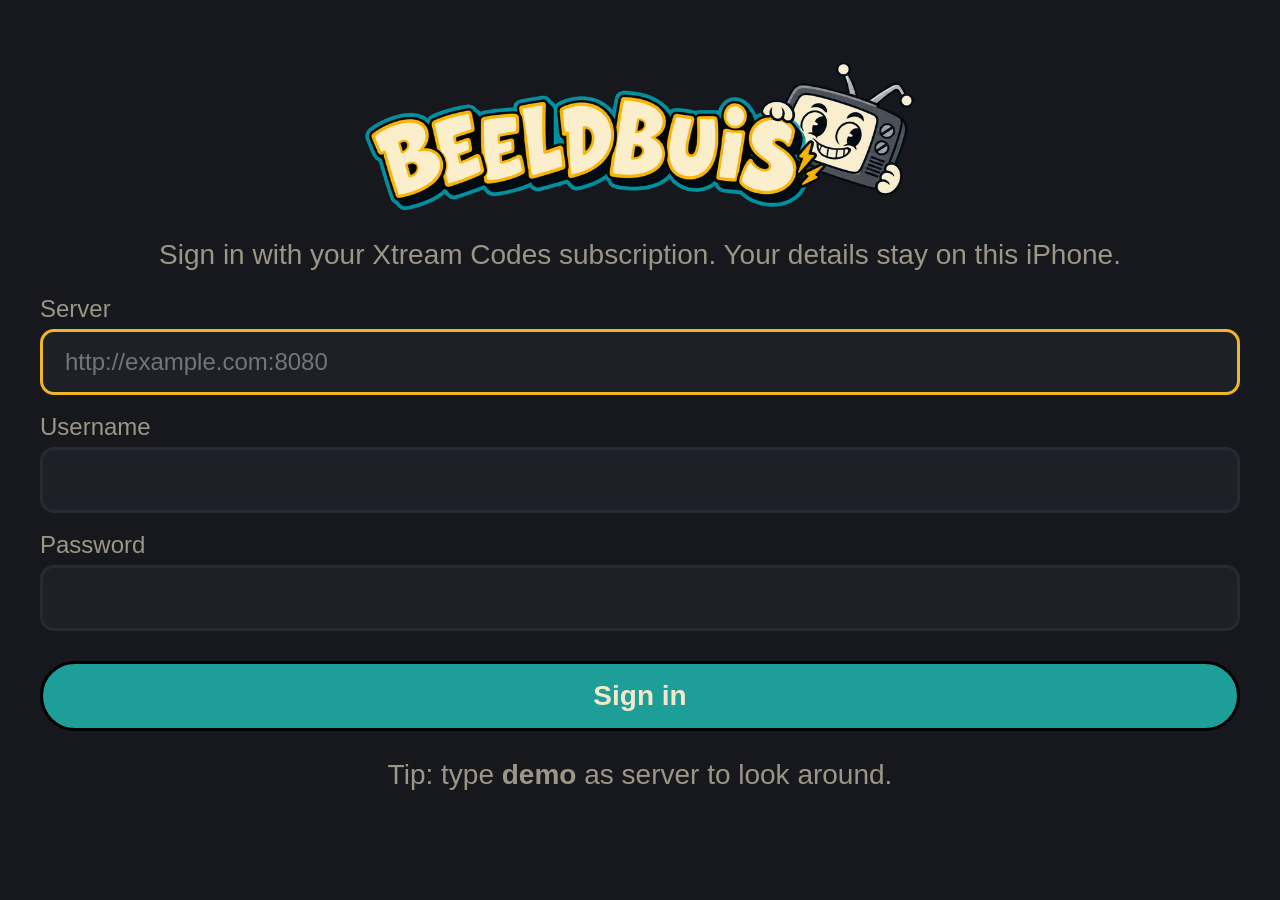
<file: ios/app/index.html>
<!DOCTYPE html>
<html lang="en">
<head>
<meta charset="utf-8">
<meta name="viewport" content="width=device-width, initial-scale=1, maximum-scale=1, user-scalable=no, viewport-fit=cover">
<meta name="apple-mobile-web-app-capable" content="yes">
<meta name="mobile-web-app-capable" content="yes">
<meta name="apple-mobile-web-app-status-bar-style" content="black">
<meta name="apple-mobile-web-app-title" content="Beeldbuis">
<meta name="theme-color" content="#0E0F12">
<link rel="apple-touch-icon" href="img/icon-180.png">
<link rel="manifest" href="manifest.webmanifest">
<title>Beeldbuis</title>
<link rel="icon" href="img/icon-64.png">
<link rel="stylesheet" href="css/style.css">
<link rel="stylesheet" href="css/phone.css">
<script>window.BB_WEBAPP = true;
/* the provider's streams are plain http: from an https page Safari blocks them, so this app always runs on http */
if (location.protocol === 'https:' && !/^(localhost|127\.)/.test(location.hostname)) location.replace('http://' + location.host + location.pathname + location.search);</script>
</head>
<body>
<div id="stage">
  <div id="avplayer" class="hidden"></div>
  <video id="video" class="hidden" playsinline webkit-playsinline x-webkit-airplay="allow"></video>

  <header id="top" class="hidden">
    <img class="wordmark" src="img/wordmark.png" alt="Beeldbuis">
    <nav id="tabs">
      <button class="f tab" data-tab="home">Tonight</button>
      <button class="f tab" data-tab="sport">Sport</button>
      <button class="f tab" data-tab="live">Live TV</button>
      <button class="f tab" data-tab="movies">Movies</button>
      <button class="f tab" data-tab="series">Series</button>
      <button class="f tab" data-tab="search">Search</button>
      <button class="f tab" data-tab="settings">Settings</button>
    </nav>
    <div id="clock"></div>
  </header>

  <main id="screen"></main>

  <div id="osd" class="hidden">
    <div class="osd-bar">
      <div class="osd-title" id="osdTitle"></div>
      <div class="osd-sub" id="osdSub"></div>
      <div class="osd-progress hidden" id="osdProgress"><div id="osdFill"></div></div>
      <div class="osd-time" id="osdTime"></div>
    </div>
  </div>
  <div id="pbar" class="hidden">
    <button class="pb" id="pbBack" aria-label="Close">✕</button>
    <div id="pbTitle"></div>
    <button class="pb live-only" id="pbPrev" aria-label="Previous channel">▲</button>
    <button class="pb live-only" id="pbNext" aria-label="Next channel">▼</button>
    <button class="pb live-only" id="pbFav" aria-label="Favourite">★</button>
    <button class="pb vod-only" id="pbSubs" aria-label="Subtitles">Aa</button>
  </div>
  <div id="busy" class="hidden"><img src="img/icon-192.png" alt=""><div id="busyText">Loading…</div></div>
  <div id="side" class="hidden"></div>
  <div id="saver" class="hidden"></div>
  <div id="toast" class="hidden"></div>
</div>
<script>/* Safari plays HLS itself; other browsers (Android, desktop) get hls.js */
if (!document.createElement('video').canPlayType('application/vnd.apple.mpegurl')) document.write('<script src="js/hls.min.js"><\/script>');</script>
<script src="js/groups.js"></script>
<script src="js/platform.js"></script>
<script src="js/idb.js"></script>
<script src="js/store.js"></script>
<script src="js/xtream.js"></script>
<script src="js/search.js"></script>
  <script src="js/omdb.js"></script>
  <script src="js/mac.js"></script>
<script src="js/substyle.js"></script>
<script src="js/player.js"></script>
<script src="js/nav.js"></script>
<script src="js/app.js"></script>
<script src="js/selftest.js"></script>
</body>
</html>
</file>
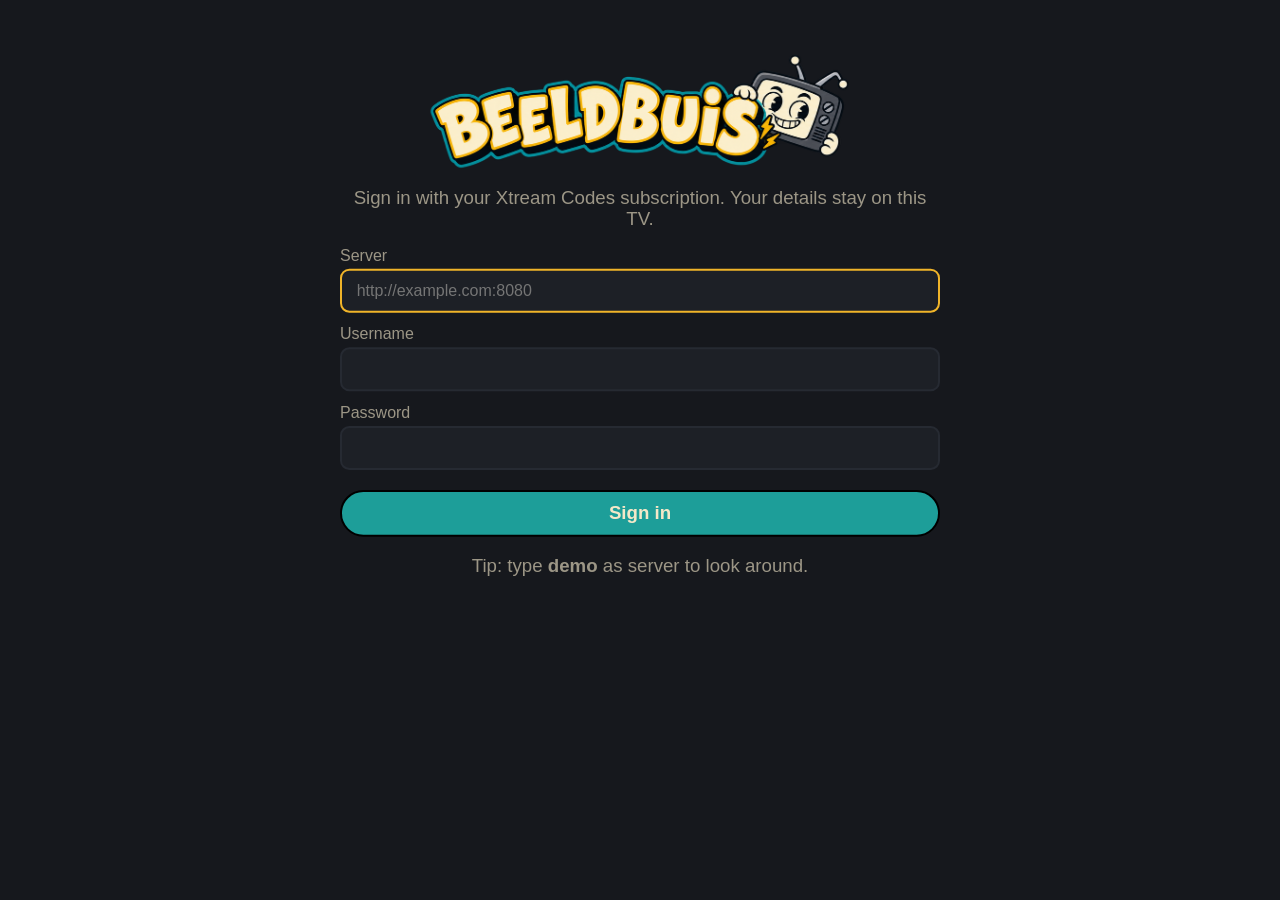
<file: tv/app/index.html>
<!DOCTYPE html>
<html lang="en">
<head>
<meta charset="utf-8">
<meta name="viewport" content="width=1920, height=1080, user-scalable=no">
<title>Beeldbuis</title>
<link rel="icon" href="img/icon-64.png">
<link rel="stylesheet" href="css/style.css">
</head>
<body>
<div id="stage">
  <object id="avplayer" type="application/avplayer" class="hidden"></object>
  <video id="video" class="hidden" playsinline></video>

  <header id="top" class="hidden">
    <img class="wordmark" src="img/wordmark.png" alt="Beeldbuis">
    <nav id="tabs">
      <button class="f tab" data-tab="home">Tonight</button>
      <button class="f tab" data-tab="sport">Sport</button>
      <button class="f tab" data-tab="live">Live TV</button>
      <button class="f tab" data-tab="movies">Movies</button>
      <button class="f tab" data-tab="series">Series</button>
      <button class="f tab" data-tab="search">Search</button>
      <button class="f tab" data-tab="settings">Settings</button>
    </nav>
    <div id="clock"></div>
  </header>

  <main id="screen"></main>

  <div id="osd" class="hidden">
    <div class="osd-bar">
      <div class="osd-title" id="osdTitle"></div>
      <div class="osd-sub" id="osdSub"></div>
      <div class="osd-progress hidden" id="osdProgress"><div id="osdFill"></div></div>
      <div class="osd-time" id="osdTime"></div>
    </div>
  </div>
  <div id="busy" class="hidden"><img src="img/icon-192.png" alt=""><div id="busyText">Loading…</div></div>
  <div id="side" class="hidden"></div>
  <div id="saver" class="hidden"></div>
  <div id="toast" class="hidden"></div>
</div>
<script>if (!window.tizen && !window.BeeldbuisAndroid) document.write('<script src="js/hls.min.js"><\/script>');</script>
<script src="js/groups.js"></script>
<script src="js/platform.js"></script>
<script src="js/idb.js"></script>
<script src="js/store.js"></script>
<script src="js/xtream.js"></script>
<script src="js/search.js"></script>
  <script src="js/omdb.js"></script>
  <script src="js/mac.js"></script>
  <script src="js/remote.js"></script>
<script src="js/diag.js"></script>
<script src="js/substyle.js"></script>
<script src="js/mp4box.all.min.js"></script>
<script src="js/mp4stream.js"></script>
<script src="js/player.js"></script>
<script src="js/nav.js"></script>
<script src="js/app.js"></script>
</body>
</html>
</file>
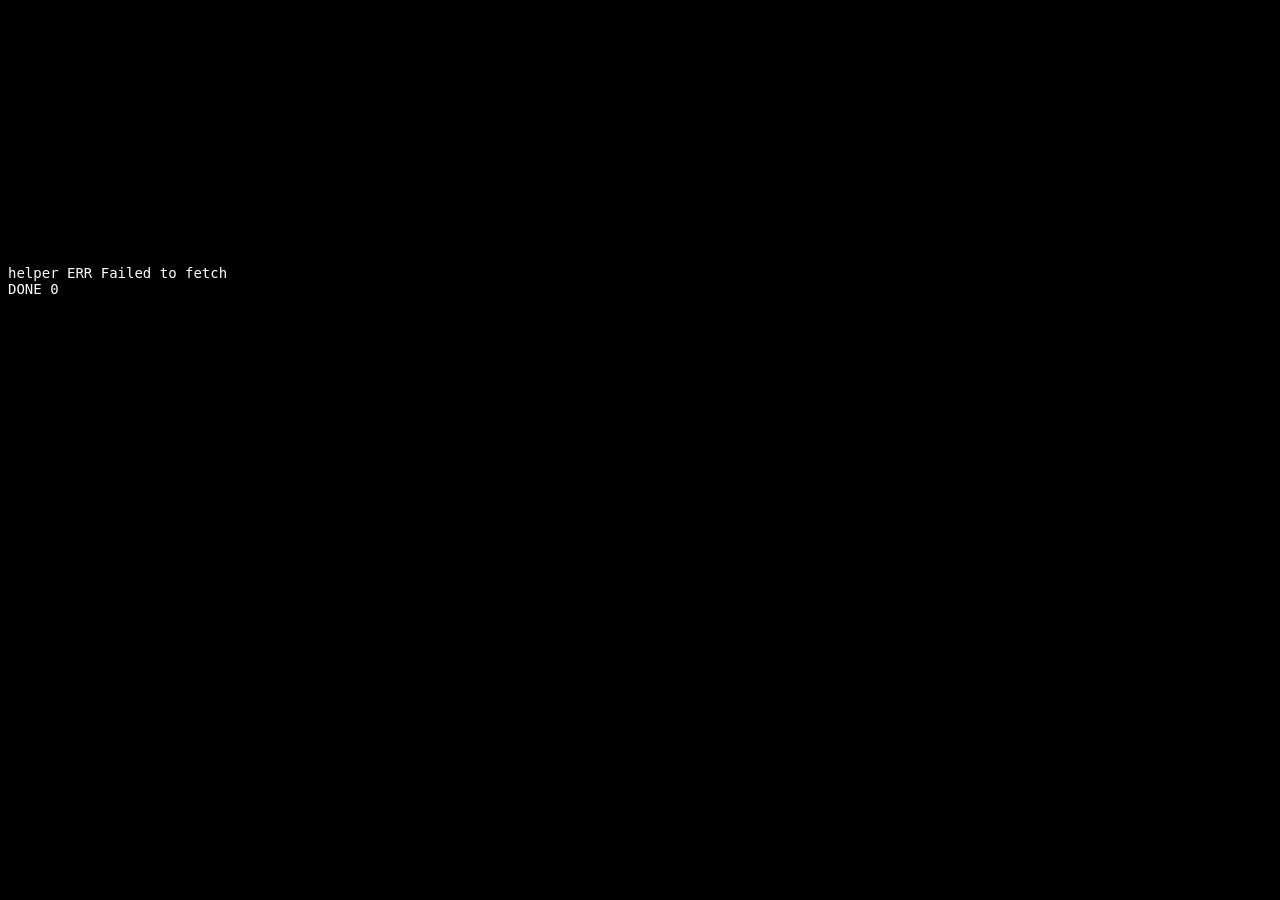
<file: ios/test/media-test.html>
<!doctype html><meta charset="utf-8"><meta name="viewport" content="width=device-width">
<title>BB test</title><body style="background:#000;color:#fff;font:14px system-ui">
<video id="v" muted playsinline autoplay width="480"></video><pre id="o"></pre>
<script>
// Beeldbuis iPhone test: can this page (https or http) reach the Xtream API and play live + film?
// The login comes from a helper on the same computer (http://127.0.0.1:8799/c, JSON {s,u,p,live,mov}); nothing is stored.
var c, v = document.getElementById('v'), R = [], t0 = Date.now();
function log(m) { document.getElementById('o').textContent += m + '\n'; }
function say(k, x) { R.push(k + ':' + x); document.title = 'BB|' + location.protocol + '|' + R.join('|'); log(k + ' ' + x); }
function api() {
  return fetch(c.s + '/player_api.php?username=' + encodeURIComponent(c.u) + '&password=' + encodeURIComponent(c.p))
    .then(function (r) { return r.json(); }).then(function (j) { say('api', j.user_info ? 'ok' : 'bad'); }, function (e) { say('api', 'ERR ' + e.message); });
}
function media(k, url, secs) {
  return new Promise(function (done) {
    var t = Date.now(), first = 0;
    v.onerror = function () { say(k, 'error' + (v.error ? v.error.code : '')); };
    v.ontimeupdate = function () { if (!first && v.currentTime > 0.5) { first = 1; log(k + ' first frame ' + ((Date.now() - t) / 1000).toFixed(1) + 's'); } };
    v.src = url; v.play().catch(function (e) { log(k + ' play() ' + e.name); });
    setTimeout(function () { say(k, (v.currentTime > 2 ? 'ok' : 'NO') + Math.round(v.currentTime)); v.pause(); v.removeAttribute('src'); v.load(); setTimeout(done, 3000); }, secs * 1000);
  });
}
var b, cr;
fetch('http://127.0.0.1:8799/c').then(function (r) { return r.json(); }).then(function (j) {
  c = j; b = c.s.replace(/\/+$/, ''); cr = encodeURIComponent(c.u) + '/' + encodeURIComponent(c.p); say('helper', 'ok'); return run();
}, function (e) { say('helper', 'ERR ' + e.message); say('DONE', 0); });
function run() { return api().then(function () { return media('live', b + '/live/' + cr + '/' + c.live + '.m3u8', 40); })
  .then(function () { return media('mp4', b + '/movie/' + cr + '/' + c.mov + '.mp4', 30); })
  .then(function () { say('DONE', Math.round((Date.now() - t0) / 1000)); }); }
</script>
</file>
<file: ios/app/css/style.css>
/* Beeldbuis TV — 1920x1080 stage, remote-only navigation.
   Kept to what Chromium 56 (Samsung 2018, Tizen 4) supports: flexbox with margins (no grid, no flex gap),
   CSS variables, no inset/aspect-ratio/:focus-visible. Only transform/opacity animate. */
:root {
  --creme: #F4E8C8; --oker: #F0B429; --oranje: #E07A2F; --teal: #1D9E99;
  --navy: #0E0F12; --panel: #1D2026; --panel2: #262A32; --dim: #9C9686; --line: #000;
}
* { box-sizing: border-box; }
html, body { margin: 0; width: 100%; height: 100%; overflow: hidden; }
html { background: transparent; }
body { background: var(--navy); }
body { color: var(--creme); font-family: "SamsungOne", "Roboto", "Helvetica Neue", Arial, sans-serif; font-size: 28px; }
#stage { position: absolute; top: 0; left: 0; width: 1920px; height: 1080px; transform-origin: 0 0; overflow: hidden; background: var(--navy); }
.hidden { display: none !important; }
button, input { font: inherit; color: inherit; }
button { background: none; border: 0; padding: 0; text-align: left; cursor: pointer; }
img { display: block; }
/* lists scroll by focus on a TV and by finger on a phone; no scrollbars either way */
.side, .main, .home, .row-items, .episodes, .seasons, .chips { -webkit-overflow-scrolling: touch; }
::-webkit-scrollbar { display: none; }

/* video layers sit under everything; the UI hides while playing */
#avplayer, #video { position: absolute; left: 0; top: 0; width: 1920px; height: 1080px; }
/* Samsung's player draws on a plane *behind* the page: its <object> must stay see-through, or it hides the picture */
#avplayer { background: transparent; }
/* 0.9.6: the element as a 2 px dot in the corner (the picture still fills the screen: setDisplayRect places it) */
#avplayer.av-small { width: 2px; height: 2px; opacity: .01; }
#video { background: #000; }
body.playing #top, body.playing #screen { display: none; }
/* the TV's and Android's video plane sits behind the page: everything must be see-through while playing */
body.playing, body.playing #stage { background: transparent; }

/* header */
#top { position: absolute; left: 0; top: 0; width: 1920px; height: 120px; display: flex; align-items: center; padding: 0 72px; z-index: 5;
  background: linear-gradient(var(--navy), rgba(14, 15, 18, 0)); }
.wordmark { height: 64px; margin-right: 56px; }
#tabs { display: flex; flex: 1; }
.tab { padding: 12px 28px; margin-right: 8px; border-radius: 40px; color: var(--dim); font-weight: 600; border: 3px solid transparent; }
.tab.active { color: var(--creme); }
.tab.focus { background: var(--oker); color: var(--navy); border-color: var(--line); }
#clock { font-size: 36px; font-weight: 700; color: var(--creme); }

#screen { position: absolute; left: 0; top: 120px; width: 1920px; height: 960px; }

/* focus: oker outline with a black contour, a little lift */
.f.focus { outline: none; }
.f { transition: transform .12s ease-out; }

/* sign in */
.login { width: 900px; margin: -40px auto 0; display: flex; flex-direction: column; align-items: stretch; }
.login-logo { width: 640px; margin: 0 auto 24px; }
.login-intro { color: var(--dim); text-align: center; margin: 0 0 24px; }
.login label { display: block; color: var(--dim); font-size: 24px; margin-bottom: 18px; }
.login input { display: block; width: 100%; margin-top: 6px; padding: 16px 22px; background: var(--panel); border: 3px solid var(--panel2); border-radius: 14px; outline: none; }
.login input.focus { border-color: var(--oker); }
.login-msg { text-align: center; color: var(--dim); min-height: 40px; }
.err { color: var(--oranje); }

.btn { display: inline-block; padding: 16px 36px; margin: 8px 16px 8px 0; border-radius: 40px; background: var(--panel2); border: 3px solid var(--line); font-weight: 700; }
.btn.primary { background: var(--teal); color: var(--creme); }
.btn.focus { background: var(--oker); color: var(--navy); transform: scale(1.05); }
.login .btn { text-align: center; margin: 12px 0 0; }

/* pages */
.page { padding: 20px 120px; }
.page h1 { font-size: 48px; margin: 0 0 8px; }
.hint { color: var(--dim); margin: 0 0 32px; }
.chips { display: flex; flex-wrap: wrap; margin-bottom: 32px; max-height: 560px; overflow: hidden; }
.chip { padding: 12px 26px; margin: 0 14px 14px 0; border-radius: 40px; background: var(--panel); border: 3px solid var(--panel2); font-weight: 600; }
.chip small { color: var(--dim); font-size: 20px; margin-left: 6px; }
.chip.on { background: var(--teal); border-color: var(--line); }
.chip.on small { color: var(--creme); }
.chip.focus { border-color: var(--oker); transform: scale(1.06); }

/* home rows */
.home { height: 960px; overflow: auto; padding: 0 0 60px 72px; }
.row { margin-bottom: 28px; }
.row h2 { font-size: 32px; margin: 10px 0 14px; color: var(--creme); }
.row-items { display: flex; overflow: auto; padding: 12px 0 18px 4px; }
.tile { flex: none; margin-right: 28px; border-radius: 16px; background: var(--panel); border: 3px solid transparent; position: relative; overflow: hidden; }
.tile.focus { border-color: var(--oker); transform: scale(1.06); box-shadow: 0 16px 40px rgba(0, 0, 0, .6); }
.tile-live { width: 300px; height: 210px; }
.tile-live .logo { height: 150px; display: flex; align-items: center; justify-content: center; background: var(--panel2); }
.tile-live .logo img { max-width: 220px; max-height: 110px; }
.tile-poster { width: 230px; height: 400px; }
.poster { width: 100%; height: 330px; object-fit: cover; background: var(--panel2); }
.tile-name { padding: 10px 14px; font-size: 22px; font-weight: 600; white-space: nowrap; overflow: hidden; text-overflow: ellipsis; }
.rating { position: absolute; top: 10px; right: 10px; background: rgba(14, 15, 18, .85); color: var(--oker); font-size: 20px; padding: 2px 10px; border-radius: 20px; }
.bar { position: absolute; left: 0; right: 0; bottom: 0; height: 8px; background: rgba(0, 0, 0, .6); }
.bar div { height: 100%; background: var(--oranje); }

/* lists with a category column */
.split { display: flex; height: 960px; padding: 0 0 0 72px; }
.side { width: 440px; flex: none; overflow: auto; padding: 6px 18px 80px 0; }
.main { flex: 1; overflow: auto; padding: 6px 72px 80px 24px; }
.cat { display: block; width: 100%; padding: 12px 20px; margin-bottom: 6px; border-radius: 12px; color: var(--dim); font-size: 24px; white-space: nowrap; overflow: hidden; text-overflow: ellipsis; border: 3px solid transparent; }
.cat.active { color: var(--creme); background: var(--panel); }
.cat.focus { border-color: var(--oker); color: var(--creme); }
.chan { display: flex; align-items: center; width: 100%; padding: 10px 18px; margin-bottom: 8px; border-radius: 14px; background: var(--panel); border: 3px solid transparent; }
.chan.focus { border-color: var(--oker); background: var(--panel2); }
.chan .logo { width: 120px; height: 68px; flex: none; display: flex; align-items: center; justify-content: center; margin-right: 22px; }
.chan .logo img { max-width: 110px; max-height: 60px; }
.chan-name { font-weight: 700; width: 480px; flex: none; white-space: nowrap; overflow: hidden; text-overflow: ellipsis; }
.chan-meta { flex: 1; color: var(--dim); font-size: 22px; white-space: nowrap; overflow: hidden; text-overflow: ellipsis; padding: 0 12px; }
.badge { flex: none; font-size: 18px; font-weight: 700; padding: 3px 10px; border-radius: 8px; background: var(--panel2); color: var(--dim); margin-left: 10px; }
.badge.q { background: var(--teal); color: var(--creme); }
.star { color: var(--oker); margin-left: 12px; }
.grid { display: flex; flex-wrap: wrap; align-content: flex-start; }
.grid .tile { margin: 0 24px 28px 0; }
.loading { color: var(--dim); padding: 40px; }

/* empty states use the mascot */
.empty { text-align: center; padding: 80px 40px; color: var(--dim); }
.empty img { width: 220px; margin: 0 auto 20px; }
.empty h2 { color: var(--creme); margin: 0 0 10px; }
.k-yellow { color: var(--oker); }
.k-red { color: #e5484d; }
.k-green { color: #3fb950; }
.k-blue { color: #4c8dff; }
.osd-keys { margin-left: 36px; color: var(--creme); opacity: .7; font-weight: 400; font-size: .8em; }

/* series */
.series { padding: 0 72px; height: 960px; overflow: hidden; }
.series-head { display: flex; margin-bottom: 20px; }
.series-head .poster { width: 220px; height: 320px; border-radius: 14px; margin-right: 40px; flex: none; }
.series-head h1 { margin: 0 0 6px; font-size: 52px; }
.meta { color: var(--oker); margin: 0 0 12px; }
.plot { color: var(--creme); opacity: .85; max-width: 1300px; font-size: 24px; line-height: 1.4; max-height: 135px; overflow: hidden; }
.seasons { display: flex; overflow: auto; padding: 6px 0 4px; }
.episodes { height: 420px; overflow: auto; padding: 8px 0 60px; }
.ep { display: block; position: relative; width: 100%; padding: 14px 22px; margin-bottom: 8px; border-radius: 12px; background: var(--panel); border: 3px solid transparent; overflow: hidden; white-space: nowrap; text-overflow: ellipsis; }
.ep b { color: var(--oker); margin-right: 14px; }
.ep.focus { border-color: var(--oker); background: var(--panel2); }

/* settings */
.settings { padding-top: 30px; }
.setting { display: flex; justify-content: space-between; width: 1200px; padding: 22px 30px; margin-bottom: 12px; border-radius: 14px; background: var(--panel); border: 3px solid transparent; }
.setting span { color: var(--dim); }
.setting.focus { border-color: var(--oker); }
.about { color: var(--dim); font-size: 22px; margin-top: 30px; }

/* modals */
.modal { position: absolute; left: 0; top: 0; width: 1920px; height: 1080px; background: rgba(14, 15, 18, .82); display: flex; align-items: center; justify-content: center; z-index: 20; }
.modal-box { background: var(--panel); border: 4px solid var(--line); border-radius: 24px; padding: 44px 52px; max-width: 1300px; box-shadow: 0 20px 60px rgba(0, 0, 0, .7); }
.modal-box h2 { margin: 0 0 12px; font-size: 40px; }
.modal-box p { color: var(--creme); opacity: .9; line-height: 1.4; }
.modal-mascot { width: 140px; margin-bottom: 10px; }
.detail { display: flex; }
.detail .poster { width: 300px; height: 440px; border-radius: 14px; margin-right: 44px; flex: none; }
.btns { margin-top: 20px; }

/* player overlay */
#osd { position: absolute; left: 0; bottom: 0; width: 1920px; padding: 60px 96px 56px; z-index: 10;
  background: linear-gradient(rgba(14, 15, 18, 0), rgba(14, 15, 18, .92)); }
.osd-title { font-size: 48px; font-weight: 800; }
.osd-sub { color: var(--creme); opacity: .85; margin-top: 6px; white-space: nowrap; overflow: hidden; text-overflow: ellipsis; }
.osd-progress { height: 10px; background: rgba(244, 232, 200, .25); border-radius: 6px; margin-top: 22px; overflow: hidden; }
#osdFill { height: 100%; width: 0; background: var(--oker); }
.osd-time { color: var(--oker); margin-top: 12px; font-weight: 700; }
/* subtitles: #subs gets inline styles from js/substyle.js (Settings → Subtitle style) */
#subs { position: absolute; pointer-events: none; }
#subs.off { display: none !important; }
/* subtitle editor: a panel over the picture, the subtitle full size underneath */
.modal.subed { background: transparent; align-items: flex-start; justify-content: center; }
.sub-scene { position: absolute; left: 0; top: 0; width: 1920px; height: 1080px; }
.sub-scene.dark { background: radial-gradient(ellipse at 70% 30%, #3a4a6a 0%, #151a26 55%, #07080b 100%); }
.sub-scene.bright { background: linear-gradient(180deg, #bfe3ff 0%, #eaf4fb 45%, #e9dcc0 70%, #b9a27c 100%); }
.sub-scene.film { background: transparent; }
.sub-panel { position: absolute; left: 160px; right: 160px; top: 36px; background: rgba(20, 22, 27, .93); border: 4px solid var(--line); border-radius: 22px; padding: 22px 34px 18px; box-shadow: 0 20px 60px rgba(0, 0, 0, .6); }
.sub-panel.low { top: auto; bottom: 36px; }
.sub-head { display: flex; align-items: baseline; justify-content: space-between; margin-bottom: 12px; }
.sub-head b { font-size: 34px; }
.sub-head span { color: var(--dim); font-size: 22px; }
.sub-tabs { display: flex; margin-bottom: 10px; }
.sub-tabs .chip { padding: 8px 22px; margin: 0 10px 0 0; font-size: 24px; }
.sub-rows { max-height: 470px; }
.srow { display: flex; justify-content: space-between; align-items: center; width: 100%; padding: 9px 22px; margin: 0 0 6px; border-radius: 12px; background: var(--panel2); border: 3px solid transparent; font-size: 26px; text-align: left; }
.srow b { font-weight: 600; color: var(--creme); }
.srow .sv { display: flex; align-items: center; min-width: 360px; justify-content: space-between; }
.srow .sv i { font-style: normal; color: var(--dim); font-size: 20px; padding: 0 12px; }
.srow .sv em { font-style: normal; font-weight: 700; color: var(--oker); }
.srow.focus { border-color: var(--oker); }
.srow.focus .sv i { color: var(--oker); }
.srow.sreset .sv { justify-content: flex-end; }
.sub-presets { display: flex; flex-wrap: wrap; margin-top: 6px; }
.spreset { width: 396px; margin: 0 12px 12px 0; padding: 12px 18px; border-radius: 14px; background: var(--panel2); border: 3px solid transparent; text-align: left; }
.spreset b { display: block; font-size: 26px; }
.spreset small { display: block; color: var(--dim); font-size: 19px; margin-top: 2px; }
.spreset.on { background: var(--teal); }
.spreset.on small { color: var(--creme); }
.spreset.focus { border-color: var(--oker); }
.sub-note { color: var(--dim); font-size: 24px; margin: 10px 4px; }

#busy { position: absolute; left: 0; top: 0; width: 1920px; height: 1080px; display: flex; flex-direction: column; align-items: center; justify-content: center; background: rgba(14, 15, 18, .7); z-index: 30; }
#busy img { width: 180px; animation: bob 1.2s ease-in-out infinite; }
#busyText { margin-top: 18px; color: var(--creme); }
@keyframes bob { 0%, 100% { transform: translateY(0) rotate(-3deg); } 50% { transform: translateY(-14px) rotate(3deg); } }
#toast { position: absolute; left: 50%; bottom: 80px; transform: translateX(-50%); background: var(--oker); color: var(--navy); font-weight: 700; padding: 18px 34px; border-radius: 40px; border: 3px solid var(--line); z-index: 40; max-width: 1400px; text-align: center; }

/* search */
.search { height: 960px; overflow: auto; padding: 10px 0 60px 72px; }
.search-bar { margin: 0 120px 16px 0; }
.search-bar input { display: block; width: 100%; padding: 18px 26px; background: var(--panel); border: 3px solid var(--panel2); border-radius: 16px; outline: none; font-size: 34px; }
.search-bar input.focus { border-color: var(--oker); }
.search-status { color: var(--dim); min-height: 40px; font-size: 26px; }
.search-status p { margin: 0 0 8px; }
.search .empty { padding: 40px; }
.search::-webkit-scrollbar { display: none; }

/* Tonight (home) */
.home-head { display: flex; align-items: baseline; margin: 6px 0 8px; }
.home-head h1 { font-size: 52px; margin: 0 24px 0 0; color: var(--creme); }
.home-head span { font-size: 28px; color: var(--dim); }
.row h2 .hint { font-size: 22px; font-weight: 400; color: var(--dim); margin-left: 14px; }
.tile-live.has-sub { height: 240px; }
.tile-poster.has-sub { height: 430px; }
.tile-sub { padding: 0 14px; margin-top: -4px; font-size: 19px; color: var(--dim); white-space: nowrap; overflow: hidden; text-overflow: ellipsis; }
.tile-poster .tile-sub { font-size: 18px; }

.home-head .profiles { margin-left: auto; margin-right: 120px; display: flex; }
.home-head .prof { margin-left: 14px; }
.rate { position: absolute; top: 10px; right: 10px; background: rgba(14, 15, 18, .85); color: var(--oker); font-size: 18px; font-weight: 700; padding: 3px 9px; border-radius: 8px; }
.ratings { display: inline-block; margin-left: 14px; color: var(--creme); }
.rate .rt { font-style: normal; margin-left: 8px; }
.rate .rt:before { content: ''; display: inline-block; width: 12px; height: 12px; border-radius: 50%; margin-right: 4px; vertical-align: 0; }
.rate .rt-f { color: #ff7a5c; } .rate .rt-f:before { background: #e8402a; }
.rate .rt-r { color: #9bd97a; } .rate .rt-r:before { background: #6aa84f; }
.modal label.field { display: block; color: var(--dim); font-size: 24px; margin: 0 0 14px; }
.modal label.field input { display: block; width: 100%; margin-top: 6px; padding: 14px 20px; background: var(--panel2); border: 3px solid var(--panel2); border-radius: 12px; outline: none; font-size: 28px; }
.modal label.field input.focus { border-color: var(--oker); }

.side-h { color: var(--dim); font-size: 20px; text-transform: uppercase; letter-spacing: .08em; margin: 18px 0 8px 18px; }
.cat small { color: var(--dim); font-size: 18px; margin-left: 6px; }

.grid.shelves { display: block; }
.grid.shelves .tile { margin: 0 24px 0 0; }
.tile.more { display: flex; align-items: center; justify-content: center; text-align: center; height: 400px; }
.more-in { font-size: 28px; font-weight: 700; color: var(--oker); }
.more-in small { color: var(--dim); font-size: 22px; }

/* Taste buttons (Mac-linked titles) */
.verdicts { margin-top: 12px; }
.verdicts .btn { font-size: 22px; padding: 10px 18px; }
.verdict.on:not(.focus) { background: var(--teal); color: var(--creme); }

/* ---- Tonight + Sport (0.8.5): warmer background, a big picture, live cards in the house style.
   Chromium 56: no grid, no flex gap, no conic gradients, no color-mix. */
#stage, body { background: #16181d; }
.home { background: radial-gradient(ellipse 1300px 600px at 100% 0%, rgba(240, 180, 41, .13), rgba(240, 180, 41, 0) 70%),
  radial-gradient(ellipse 1000px 700px at 0% 45%, rgba(29, 158, 153, .12), rgba(29, 158, 153, 0) 70%); }
body.playing #stage { background: transparent; }
.row h2 .mk { display: inline-block; width: 14px; height: 30px; border-radius: 5px; border: 3px solid #000; background: var(--oker); margin-right: 14px; vertical-align: -4px; }
.tile-poster { border: 3px solid #000; }
.tile.focus { border-color: var(--oker); box-shadow: 6px 6px 0 #000, 0 16px 40px rgba(0, 0, 0, .6); }
.hero { position: relative; width: 1776px; height: 440px; margin: 4px 0 26px; border-radius: 26px; overflow: hidden; border: 4px solid #000; background: #0e0f12 url(../img/icon-512.png) no-repeat 1380px 40px / 360px 360px; box-shadow: 8px 8px 0 #000; }
.hero .hbg { position: absolute; left: 0; top: 0; width: 1776px; height: 440px; object-fit: cover; object-position: center 25%; }
.hero .hshade { position: absolute; left: 0; top: 0; right: 0; bottom: 0; background: linear-gradient(90deg, rgba(14, 15, 18, .95) 0%, rgba(14, 15, 18, .75) 38%, rgba(14, 15, 18, .05) 75%); }
.hero .htxt { position: absolute; left: 56px; bottom: 34px; width: 900px; }
.hero h1 { font-size: 64px; line-height: 1.02; margin: 14px 0 8px; font-weight: 900; color: var(--creme); text-shadow: 0 4px 0 rgba(0, 0, 0, .6); white-space: nowrap; overflow: hidden; text-overflow: ellipsis; }
.hero .hsub { font-size: 24px; color: var(--oker); font-weight: 700; margin-bottom: 10px; }
.hero .hov { font-size: 23px; line-height: 1.4; color: #d9cfb3; max-height: 66px; overflow: hidden; margin-bottom: 14px; }
.lchip { display: inline-block; font-size: 18px; font-weight: 900; letter-spacing: .06em; text-transform: uppercase; padding: 3px 14px; border-radius: 30px; border: 3px solid #000; background: var(--oker); color: var(--navy); white-space: nowrap; }
.lchip.orange { background: var(--oranje); } .lchip.teal { background: var(--teal); color: #fff; } .lchip.creme { background: var(--creme); }
.lcard { flex: none; position: relative; width: 440px; height: 250px; margin-right: 28px; border-radius: 22px; border: 3px solid #000; overflow: hidden; color: var(--creme);
  background-image: linear-gradient(140deg, rgba(29, 32, 38, 0) 0%, rgba(29, 32, 38, .55) 45%, #1d2026 90%); box-shadow: 0 10px 26px rgba(0, 0, 0, .45); }
.lcard.focus { transform: scale(1.06); border-color: var(--oker); box-shadow: 6px 6px 0 #000, 0 16px 40px rgba(0, 0, 0, .6); }
.lcard.big { width: 560px; height: 290px; }
.lcard .ltop { position: absolute; left: 18px; right: 18px; top: 16px; display: flex; align-items: center; }
.lcard .llogo { height: 44px; min-width: 44px; max-width: 130px; background: var(--creme); border: 3px solid #000; border-radius: 10px; padding: 3px 6px; display: flex; align-items: center; justify-content: center; margin-right: 12px; font-size: 22px; }
.lcard .llogo img { max-height: 32px; max-width: 112px; }
.lcard .lch { flex: 1; font-size: 19px; font-weight: 700; white-space: nowrap; overflow: hidden; text-overflow: ellipsis; }
.lcard .llive { font-size: 16px; font-weight: 900; background: #e8604f; color: #fff; border: 3px solid #000; border-radius: 9px; padding: 1px 9px; margin-left: 10px; }
.lcard .lmid { position: absolute; left: 18px; right: 18px; top: 74px; display: flex; align-items: center; height: 110px; }
.lcard.big .lmid { top: 84px; height: 130px; }
.lcard .lem { font-size: 46px; margin-right: 16px; }
.lcard .lt { font-size: 28px; font-weight: 900; line-height: 1.15; max-height: 66px; overflow: hidden; text-shadow: 0 3px 0 rgba(0, 0, 0, .4); }
.lcard .lteams { display: flex; align-items: center; width: 100%; }
.lcard .ltm { flex: 1; display: flex; flex-direction: column; align-items: center; font-size: 21px; font-weight: 800; text-align: center; overflow: hidden; }
.lcard .ltm img { width: 58px; height: 58px; object-fit: contain; margin-bottom: 4px; }
.lcard .ltm span { white-space: nowrap; overflow: hidden; text-overflow: ellipsis; max-width: 170px; }
.lcard .lvs { width: 130px; text-align: center; font-size: 19px; font-weight: 900; white-space: nowrap; }
.lcard .lvs b { display: block; font-size: 30px; }
.lcard .lbot { position: absolute; left: 18px; right: 18px; bottom: 20px; display: flex; align-items: center; font-size: 19px; }
.lcard .lbot .lchip { font-size: 14px; padding: 1px 10px; margin-right: 10px; }
.lcard .linfo { flex: 1; white-space: nowrap; overflow: hidden; text-overflow: ellipsis; opacity: .9; font-size: 19px; }
.lcard .lprog { position: absolute; left: 0; right: 0; bottom: 0; height: 7px; background: rgba(0, 0, 0, .35); }
.lcard .lprog div { height: 100%; background: var(--oker); }
.lcard.lmore { background-color: var(--panel); }
.lcard.lmore .lem, .lcard.lmore .lt, .lcard.lmore .linfo { position: relative; left: 26px; top: 0; width: 380px; }
.lcard.lmore .lem { display: block; margin-bottom: 10px; }
.lcard.lmore .linfo { display: block; margin-top: 10px; color: var(--oker); }
.sport .sp-head { display: flex; align-items: center; margin: 6px 0 18px; }
.sport .sp-head img { width: 110px; height: 110px; border-radius: 26px; border: 4px solid #000; box-shadow: 5px 5px 0 #000; margin-right: 28px; }
.sport .sp-head h1 { font-size: 58px; margin: 0; font-weight: 900; color: var(--creme); text-shadow: 0 4px 0 #000; }
.sport .sp-head span { color: var(--dim); font-size: 26px; }
.sp-chips { max-height: none; margin-bottom: 14px; }
/* sort & filter bar above a Discover grid (0.8.6) */
.sortbar { display: flex; flex-wrap: wrap; align-items: center; gap: 12px; width: 100%; margin: 0 0 22px; }
.sortbar .sb { display: flex; flex-direction: column; align-items: flex-start; gap: 2px; background: #1D2026; color: #F4E8C8; border: 3px solid #000; border-radius: 14px; padding: 8px 16px; font-size: 22px; font-weight: 700; min-width: 130px; }
.sortbar .sb small { font-size: 15px; font-weight: 600; text-transform: uppercase; letter-spacing: .07em; color: #9aa0aa; }
.sortbar .sb.on { background: #F0B429; color: #0E0F12; }
.sortbar .sb.on small { color: #3a2a00; }
.sortbar .sb.focus { outline: 4px solid #1D9E99; outline-offset: 2px; transform: scale(1.04); }
.sortbar .sbn { color: #9aa0aa; font-size: 20px; margin-left: 8px; }
/* watchlist toggle on a detail screen (0.8.8) */
#mFav.on:not(.focus), #sFav.on:not(.focus) { background: var(--teal); color: var(--creme); }

/* 0.8.9: TV guide grid */
.guide { padding: 0 72px; height: 960px; display: flex; flex-direction: column; }
.g-top { display: flex; align-items: flex-start; gap: 30px; height: 170px; flex: none; }
.g-days { display: flex; flex-wrap: wrap; width: 760px; flex: none; }
.g-days .chip { padding: 8px 20px; margin: 0 10px 10px 0; font-size: 24px; }
.g-info { flex: 1; overflow: hidden; }
.g-info b { display: block; font-size: 34px; white-space: nowrap; overflow: hidden; text-overflow: ellipsis; }
.g-info span { color: var(--oker); font-size: 22px; font-weight: 700; }
.g-info p { margin: 6px 0 0; color: var(--creme); opacity: .85; font-size: 22px; line-height: 1.3; max-height: 58px; overflow: hidden; }
.g-ruler { display: flex; height: 40px; flex: none; color: var(--dim); font-size: 20px; }
.g-chcol { width: 300px; flex: none; font-weight: 700; color: var(--creme); }
.g-times { position: relative; width: 1440px; }
.g-times span { position: absolute; top: 6px; border-left: 2px solid var(--panel2); padding-left: 8px; }
.g-now { position: absolute; top: 0; bottom: 0; width: 3px; background: var(--oker); z-index: 2; pointer-events: none; }
.g-rows { flex: 1; overflow: hidden; padding-bottom: 40px; }
.g-row { display: flex; height: 78px; margin-bottom: 6px; }
.g-ch { width: 300px; flex: none; display: flex; align-items: center; gap: 14px; padding-right: 14px; overflow: hidden; }
.g-ch img { max-width: 80px; max-height: 50px; flex: none; }
.g-ch span { font-size: 22px; font-weight: 700; white-space: nowrap; overflow: hidden; text-overflow: ellipsis; }
.g-progs { position: relative; width: 1440px; flex: none; overflow: hidden; }
.gp { position: absolute; top: 0; height: 78px; padding: 6px 12px; border-radius: 10px; background: var(--panel); border: 3px solid transparent; text-align: left; overflow: hidden; }
.gp b { display: block; font-size: 22px; white-space: nowrap; overflow: hidden; text-overflow: ellipsis; }
.gp small { display: block; font-size: 17px; color: var(--dim); white-space: nowrap; }
.gp.now { background: var(--panel2); }
.gp.past { opacity: .55; }
.gp.none b { color: var(--dim); font-weight: 600; }
.gp.rec b::before { content: '● '; color: #e0453a; }
.gp.focus { border-color: var(--oker); opacity: 1; z-index: 3; }
.tile.gs.past { opacity: .7; }
.tile.gs.focus { opacity: 1; }
/* 0.8.9: all filters */
.modal.wide .modal-box { max-width: 1760px; width: 1760px; max-height: 1000px; overflow: auto; padding: 32px 44px; }
.mf-row { display: flex; align-items: flex-start; margin-bottom: 6px; }
.mf-l { width: 230px; flex: none; color: var(--dim); font-size: 22px; padding-top: 12px; }
.mf-o { display: flex; flex-wrap: wrap; flex: 1; }
.mf-o .chip { padding: 6px 18px; margin: 0 10px 10px 0; font-size: 22px; }
.sortbar .sb.more small { color: #9aa0aa; }

/* ---------- 0.9.5: match data next to the picture ---------- */
#side { position: absolute; left: 0; top: 0; width: 1920px; height: 1080px; z-index: 9; pointer-events: none; font-size: 24px; }
.sd-col { position: absolute; left: 1440px; top: 0; width: 480px; height: 1080px; background: var(--panel); border-left: 4px solid #000; padding: 34px 30px; overflow: hidden; }
.sd-strip { position: absolute; left: 0; top: 810px; width: 1440px; height: 270px; background: var(--navy); border-top: 4px solid #000; padding: 26px 48px; overflow: hidden; }
#side.over .sd-col { background: rgba(29, 32, 38, .93); }
#side.over .sd-strip { display: none; }
body.sided #osd { width: 1440px; bottom: 270px; padding: 30px 48px 22px; }
body.sided .osd-title { font-size: 36px; }
.sd-ctx b { display: block; font-size: 30px; color: var(--creme); white-space: nowrap; overflow: hidden; text-overflow: ellipsis; }
.sd-ctx span { display: block; color: var(--dim); font-size: 22px; margin-top: 4px; white-space: nowrap; overflow: hidden; text-overflow: ellipsis; }
.sd-note { margin-top: 18px; padding: 12px 16px; border: 3px solid #000; border-radius: 14px; background: var(--teal); color: #fff; font-weight: 700; font-size: 22px; line-height: 1.3; }
.sd-note.warn { background: var(--oranje); }
.sd-none { margin-top: 26px; color: var(--dim); line-height: 1.35; }
.sd-lg { margin-top: 24px; color: var(--oker); font-weight: 700; font-size: 21px; text-transform: uppercase; letter-spacing: 1px; }
.sd-strip .sd-lg { margin-top: 0; }
.sd-race { font-size: 32px; font-weight: 800; margin-top: 8px; line-height: 1.15; }
.sd-teams { display: flex; align-items: center; margin-top: 16px; }
.sd-tm { flex: 1; text-align: center; min-width: 0; }
.sd-tm img { width: 84px; height: 84px; object-fit: contain; margin: 0 auto 8px; }
.sd-tm span { display: block; font-weight: 800; font-size: 24px; white-space: nowrap; overflow: hidden; text-overflow: ellipsis; }
.sd-sc { flex: none; font-size: 60px; font-weight: 900; color: var(--creme); padding: 0 10px; }
.sd-det { text-align: center; color: var(--oker); font-weight: 700; margin-top: 10px; }
.sd-det.dim { color: var(--creme); font-weight: 400; }
.sd-play { margin-top: 12px; color: var(--dim); font-size: 21px; line-height: 1.3; max-height: 84px; overflow: hidden; }
.sd-list { margin-top: 18px; }
.sd-list div { padding: 6px 0; border-top: 2px solid rgba(244, 232, 200, .08); white-space: nowrap; overflow: hidden; text-overflow: ellipsis; font-size: 23px; }
.sd-list i { display: inline-block; width: 54px; color: var(--oker); font-style: normal; font-weight: 700; }
.sd-list u { text-decoration: none; color: var(--dim); font-size: 19px; }
.sd-lu { display: flex; margin-top: 20px; font-size: 18px; line-height: 1.35; }
.sd-lu div { flex: 1; min-width: 0; margin-right: 10px; }
.sd-lu b { display: block; color: var(--oker); font-size: 19px; margin-bottom: 6px; }
.sd-lu span { display: block; white-space: nowrap; overflow: hidden; text-overflow: ellipsis; color: var(--creme); opacity: .85; }
.sd-hint { float: right; color: var(--dim); font-size: 21px; }
.sd-hint b { color: var(--creme); }
.sd-elses { margin-top: 12px; height: 170px; overflow: hidden; }
.sd-else { display: inline-block; margin: 0 14px 12px 0; padding: 8px 16px; border-radius: 12px; background: var(--panel); border: 3px solid #000; font-size: 21px; color: var(--dim); white-space: nowrap; }
.sd-else b { color: var(--creme); margin-right: 6px; }

/* ---------- 0.9.5: calm home ---------- */
.calm { position: absolute; left: 0; top: -120px; width: 1920px; height: 1080px; padding: 84px 96px 0; }   /* #screen starts under the (hidden) tab bar */
.calm-top { display: flex; align-items: flex-start; height: 300px; }
.calm-clock { font-size: 168px; font-weight: 800; line-height: 1; color: var(--creme); letter-spacing: -2px; }
.calm-date { font-size: 38px; color: var(--dim); margin-top: 10px; }
.calm-wx { margin-left: auto; display: flex; align-items: center; padding-top: 18px; }
.wx-i { font-size: 76px; margin-right: 18px; }
.wx-t { font-size: 84px; font-weight: 800; color: var(--creme); margin-right: 22px; }
.wx-d { font-size: 24px; color: var(--dim); line-height: 1.35; }
.wx-d b { display: block; color: var(--creme); font-size: 30px; }
.calm-row { display: flex; margin-top: 44px; }
.ctile { flex: none; width: 268px; height: 190px; margin-right: 24px; padding: 26px 24px; border-radius: 22px; background: var(--panel); border: 4px solid #000; box-shadow: 6px 6px 0 #000; transition: transform .12s; }
.ctile:last-child { margin-right: 0; }
.ctile b { display: block; font-size: 38px; font-weight: 800; color: var(--creme); }
.ctile span { display: block; margin-top: 12px; font-size: 22px; line-height: 1.3; color: var(--dim); max-height: 58px; overflow: hidden; }
.ctile.focus { transform: scale(1.06); background: var(--teal); border-color: var(--oker); }
.ctile.focus span { color: #fff; }
.calm-row.dev { margin-top: 40px; height: 96px; }
.cdev { flex: none; height: 84px; margin-right: 20px; padding: 0 30px 0 24px; border-radius: 42px; background: var(--panel2); border: 3px solid #000; font-size: 27px; font-weight: 700; color: var(--creme); white-space: nowrap; transition: transform .12s; }
.cdev i { font-style: normal; margin-right: 12px; opacity: .8; }
.cdev.focus { transform: scale(1.07); background: var(--oker); color: var(--navy); }
.calm-foot { position: absolute; left: 96px; right: 96px; bottom: 56px; display: flex; align-items: flex-end; }
.calm-foot div { font-size: 26px; color: var(--dim); }
.calm-foot img { margin-left: auto; height: 120px; opacity: .9; }

/* ---------- 0.9.5: screensaver ---------- */
#saver { position: absolute; left: 0; top: 0; width: 1920px; height: 1080px; z-index: 60; background: #000; overflow: hidden; }
.sv-img { position: absolute; left: 0; top: 0; width: 1920px; height: 1080px; background: #000 center / cover no-repeat; opacity: 0; transition: opacity 2s; }
.sv-img.photo { background-size: contain; }
.sv-img.on { opacity: 1; }
.sv-shade { position: absolute; left: 0; top: 0; width: 1920px; height: 1080px; background: rgba(14, 15, 18, .28); }
.sv-plain .sv-shade { background: var(--navy); }
.sv-box { position: absolute; width: 640px; padding: 26px 32px; border-radius: 24px; background: rgba(14, 15, 18, .62); }
.sv-plain .sv-box { background: transparent; }
.sv-clock { font-size: 120px; font-weight: 800; line-height: 1; color: var(--creme); }
.sv-date { font-size: 30px; color: var(--creme); opacity: .8; margin-top: 6px; }
.sv-wx { display: flex; align-items: center; margin-top: 14px; }
.sv-wx .wx-i { font-size: 44px; margin-right: 12px; }
.sv-wx .wx-t { font-size: 46px; margin-right: 16px; }
.sv-wx .wx-d { font-size: 20px; color: var(--creme); opacity: .8; }
.sv-wx .wx-d b { font-size: 24px; }
.sv-cap { margin-top: 16px; font-size: 26px; line-height: 1.4; color: var(--creme); }
.sv-cap:empty, .sv-line:empty { display: none; }
.sv-cap i { display: block; font-style: normal; font-size: 20px; color: var(--oker); margin-top: 4px; }
.sv-line { margin-top: 14px; font-size: 22px; color: var(--creme); opacity: .85; white-space: nowrap; overflow: hidden; text-overflow: ellipsis; }
.sv-mascot { position: absolute; right: 120px; bottom: 90px; width: 192px; opacity: .5; }
</file>
<file: ios/app/css/phone.css>
/* Beeldbuis on iPhone/iPad (web app, no Mac needed).
   The TV stage is reused: fit() makes it as wide as the phone in "TV pixels" (720 upright, 1280 sideways) and scales it
   down, so the TV's sizes stay readable. These rules only turn the fixed 1920x1080 layout into one that follows
   the stage (--sw x --sh) and puts the tabs at the bottom, where a thumb reaches them. */
body.phone { background: var(--navy); -webkit-tap-highlight-color: transparent; -webkit-user-select: none; user-select: none;
  -webkit-text-size-adjust: 100%; touch-action: manipulation; }
body.phone input { -webkit-user-select: text; user-select: text; }
body.phone #stage { width: var(--sw); height: var(--sh); }
body.phone .f { transition: none; }
body.phone .f.focus, body.phone .btn.focus, body.phone .chip.focus { transform: none; }
body.phone .tile.focus, body.phone .lcard.focus { transform: none; }

/* header: wordmark + clock; tabs as a bar at the bottom */
body.phone #top { width: 100%; height: 104px; padding: 26px 32px 0; background: var(--navy); }
body.phone .wordmark { height: 52px; margin-right: auto; }
body.phone #clock { font-size: 30px; }
body.phone #tabs { position: absolute; left: 0; top: calc(var(--sh) - 128px); width: 100%; height: 128px; padding: 6px 4px 34px;
  background: #15171b; border-top: 3px solid #000; display: flex; justify-content: space-around; }
body.phone .tab { flex: 1; margin: 0; padding: 50px 0 0; border: 0; border-radius: 0; font-size: 19px; text-align: center; position: relative; color: var(--dim); }
body.phone .tab::before { position: absolute; left: 0; right: 0; top: 4px; font-size: 38px; line-height: 44px; text-align: center; }
body.phone .tab[data-tab=home]::before { content: "★"; }
body.phone .tab[data-tab=sport]::before { content: "⚽"; }
body.phone .tab[data-tab=live]::before { content: "📺"; }
body.phone .tab[data-tab=movies]::before { content: "🎬"; }
body.phone .tab[data-tab=series]::before { content: "🍿"; }
body.phone .tab[data-tab=search]::before { content: "🔍"; }
body.phone .tab[data-tab=settings]::before { content: "⚙"; }
body.phone .tab.active, body.phone .tab.focus { background: none; color: var(--oker); }
body.phone #screen { width: 100%; top: 104px; height: calc(var(--sh) - 232px); }
body.phone #top.hidden + #screen { top: 0; height: var(--sh); }

/* pages fill the screen area and scroll by finger */
body.phone .home, body.phone .search, body.phone .series, body.phone .guide { height: 100%; }
body.phone .home { padding: 0 0 40px 28px; overflow: auto; }
body.phone .search { padding: 10px 0 40px 28px; }
body.phone .page { padding: 20px 32px; overflow: auto; height: 100%; }
body.phone .chips { max-height: none; }
body.phone .home-head { flex-wrap: wrap; }
body.phone .home-head .profiles { margin: 8px 0 0; width: 100%; }
body.phone .home-head .prof:first-child { margin-left: 0; }
body.phone .hero { width: calc(var(--sw) - 56px); height: 400px; background-position: right 20px top 20px; background-size: 200px 200px; }
body.phone .hero .hbg { width: 100%; height: 100%; }
body.phone .hero .htxt { left: 28px; right: 28px; width: auto; }
body.phone .hero h1 { font-size: 48px; white-space: normal; }

/* list | content views become one column */
body.phone .split { height: 100%; padding: 0; flex-direction: column; }
body.phone .side { width: 100%; max-height: 34%; padding: 0 20px 10px 28px; border-bottom: 3px solid #000; }
body.phone .main { padding: 10px 28px 60px; }
body.phone .series { padding: 0 28px; overflow: auto; }
body.phone .detail { flex-direction: column; }
body.phone .detail .poster { width: 240px; height: 350px; margin: 0 0 20px; }

/* overlays */
body.phone .modal, body.phone #busy { width: var(--sw); height: var(--sh); }
body.phone .modal-box { max-width: calc(var(--sw) - 40px); padding: 32px 30px; max-height: calc(var(--sh) - 120px); overflow: auto; }
body.phone .modal.wide .modal-box { width: calc(var(--sw) - 40px); max-width: calc(var(--sw) - 40px); }
body.phone #toast { max-width: calc(var(--sw) - 60px); bottom: 160px; }
body.phone .login { width: auto; margin: 0; padding: 60px 40px; }
body.phone .login-logo { width: 100%; max-width: 560px; }
body.phone .calm { width: var(--sw); height: var(--sh); top: -104px; padding: 60px 32px 0; }

/* playing: touch bar on top, the picture under it (upright) or full screen (sideways); programme info under the picture */
body.phone.playing #stage { background: #000; }
body.phone #video { left: 0 !important; top: 110px !important; width: var(--sw) !important; height: calc(var(--sw) * .5625) !important; }
body.phone:not(.upright) #video { top: 0 !important; height: var(--sh) !important; }
#pbar { position: absolute; left: 0; top: 0; width: 100%; height: 110px; display: flex; align-items: center; padding: 20px 16px 0; z-index: 15; background: #000; }
body.phone:not(.upright) #pbar { background: linear-gradient(rgba(0, 0, 0, .75), rgba(0, 0, 0, 0)); height: 120px; padding-top: 10px; }
#pbTitle { flex: 1; font-weight: 700; font-size: 30px; white-space: nowrap; overflow: hidden; text-overflow: ellipsis; padding: 0 16px; }
.pb { width: 76px; height: 76px; margin-left: 8px; border-radius: 40px; background: var(--panel2); border: 3px solid #000; font-size: 32px; font-weight: 800; text-align: center; color: var(--creme); }
#pbBack { margin-left: 0; background: var(--oker); color: var(--navy); }
#pbar .live-only { display: none; }
#pbar.is-live .live-only { display: block; }
#pbar.is-live .vod-only { display: none; }
body.phone #osd { display: none; }
body.phone.upright.playing #osd { display: block !important; left: 0; top: calc(110px + var(--sw) * .5625); bottom: auto; width: 100%; padding: 28px 32px; background: none; }
body.phone.upright.playing #osd .osd-title { font-size: 40px; }

/* settings, search, series */
body.phone .setting { width: 100%; padding: 22px 24px; }
body.phone .setting span { text-align: right; margin-left: 20px; overflow: hidden; text-overflow: ellipsis; white-space: nowrap; max-width: 55%; }
body.phone #stLayer, body.phone #stStart, body.phone #stSaver { display: none; }
body.phone .search-bar { margin: 0 28px 16px 0; }
body.phone .series-head .poster { width: 180px; height: 262px; margin-right: 24px; }
body.phone .series-head h1 { font-size: 40px; }
body.phone .episodes { height: auto; overflow: visible; }
body.phone .chan .logo { width: 100px; margin-right: 16px; }

/* room for the iPhone's home indicator under the tab bar */
body.phone.upright #tabs { top: calc(var(--sh) - 150px); height: 150px; padding-bottom: 56px; }
body.phone.upright #screen { height: calc(var(--sh) - 254px); }
/* sideways there is room for the list next to the content again */
body.phone:not(.upright) .split { flex-direction: row; }
body.phone:not(.upright) .side { width: 440px; max-height: none; border-bottom: 0; border-right: 3px solid #000; }
body.phone .chan { width: auto; }
</file>
<file: tv/app/css/style.css>
/* Beeldbuis TV — 1920x1080 stage, remote-only navigation.
   Kept to what Chromium 56 (Samsung 2018, Tizen 4) supports: flexbox with margins (no grid, no flex gap),
   CSS variables, no inset/aspect-ratio/:focus-visible. Only transform/opacity animate. */
:root {
  --creme: #F4E8C8; --oker: #F0B429; --oranje: #E07A2F; --teal: #1D9E99;
  --navy: #0E0F12; --panel: #1D2026; --panel2: #262A32; --dim: #9C9686; --line: #000;
}
* { box-sizing: border-box; }
html, body { margin: 0; width: 100%; height: 100%; overflow: hidden; }
html { background: transparent; }
body { background: var(--navy); }
body { color: var(--creme); font-family: "SamsungOne", "Roboto", "Helvetica Neue", Arial, sans-serif; font-size: 28px; }
#stage { position: absolute; top: 0; left: 0; width: 1920px; height: 1080px; transform-origin: 0 0; overflow: hidden; background: var(--navy); }
.hidden { display: none !important; }
button, input { font: inherit; color: inherit; }
button { background: none; border: 0; padding: 0; text-align: left; cursor: pointer; }
img { display: block; }
/* lists scroll by focus on a TV and by finger on a phone; no scrollbars either way */
.side, .main, .home, .row-items, .episodes, .seasons, .chips { -webkit-overflow-scrolling: touch; }
::-webkit-scrollbar { display: none; }

/* video layers sit under everything; the UI hides while playing */
#avplayer, #video { position: absolute; left: 0; top: 0; width: 1920px; height: 1080px; }
/* Samsung's player draws on a plane *behind* the page: its <object> must stay see-through, or it hides the picture */
#avplayer { background: transparent; }
/* 0.9.6: the element as a 2 px dot in the corner (the picture still fills the screen: setDisplayRect places it) */
#avplayer.av-small { width: 2px; height: 2px; opacity: .01; }
#video { background: #000; }
body.playing #top, body.playing #screen { display: none; }
/* the TV's and Android's video plane sits behind the page: everything must be see-through while playing */
body.playing, body.playing #stage { background: transparent; }

/* header */
#top { position: absolute; left: 0; top: 0; width: 1920px; height: 120px; display: flex; align-items: center; padding: 0 72px; z-index: 5;
  background: linear-gradient(var(--navy), rgba(14, 15, 18, 0)); }
.wordmark { height: 64px; margin-right: 56px; }
#tabs { display: flex; flex: 1; }
.tab { padding: 12px 28px; margin-right: 8px; border-radius: 40px; color: var(--dim); font-weight: 600; border: 3px solid transparent; }
.tab.active { color: var(--creme); }
.tab.focus { background: var(--oker); color: var(--navy); border-color: var(--line); }
#clock { font-size: 36px; font-weight: 700; color: var(--creme); }

#screen { position: absolute; left: 0; top: 120px; width: 1920px; height: 960px; }

/* focus: oker outline with a black contour, a little lift */
.f.focus { outline: none; }
.f { transition: transform .12s ease-out; }

/* sign in */
.login { width: 900px; margin: -40px auto 0; display: flex; flex-direction: column; align-items: stretch; }
.login-logo { width: 640px; margin: 0 auto 24px; }
.login-intro { color: var(--dim); text-align: center; margin: 0 0 24px; }
.login label { display: block; color: var(--dim); font-size: 24px; margin-bottom: 18px; }
.login input { display: block; width: 100%; margin-top: 6px; padding: 16px 22px; background: var(--panel); border: 3px solid var(--panel2); border-radius: 14px; outline: none; }
.login input.focus { border-color: var(--oker); }
.login-msg { text-align: center; color: var(--dim); min-height: 40px; }
.err { color: var(--oranje); }

.btn { display: inline-block; padding: 16px 36px; margin: 8px 16px 8px 0; border-radius: 40px; background: var(--panel2); border: 3px solid var(--line); font-weight: 700; }
.btn.primary { background: var(--teal); color: var(--creme); }
.btn.focus { background: var(--oker); color: var(--navy); transform: scale(1.05); }
.login .btn { text-align: center; margin: 12px 0 0; }

/* pages */
.page { padding: 20px 120px; }
.page h1 { font-size: 48px; margin: 0 0 8px; }
.hint { color: var(--dim); margin: 0 0 32px; }
.chips { display: flex; flex-wrap: wrap; margin-bottom: 32px; max-height: 560px; overflow: hidden; }
.chip { padding: 12px 26px; margin: 0 14px 14px 0; border-radius: 40px; background: var(--panel); border: 3px solid var(--panel2); font-weight: 600; }
.chip small { color: var(--dim); font-size: 20px; margin-left: 6px; }
.chip.on { background: var(--teal); border-color: var(--line); }
.chip.on small { color: var(--creme); }
.chip.focus { border-color: var(--oker); transform: scale(1.06); }

/* home rows */
.home { height: 960px; overflow: auto; padding: 0 0 60px 72px; }
.row { margin-bottom: 28px; }
.row h2 { font-size: 32px; margin: 10px 0 14px; color: var(--creme); }
.row-items { display: flex; overflow: auto; padding: 12px 0 18px 4px; }
.tile { flex: none; margin-right: 28px; border-radius: 16px; background: var(--panel); border: 3px solid transparent; position: relative; overflow: hidden; }
.tile.focus { border-color: var(--oker); transform: scale(1.06); box-shadow: 0 16px 40px rgba(0, 0, 0, .6); }
.tile-live { width: 300px; height: 210px; }
.tile-live .logo { height: 150px; display: flex; align-items: center; justify-content: center; background: var(--panel2); }
.tile-live .logo img { max-width: 220px; max-height: 110px; }
.tile-poster { width: 230px; height: 400px; }
.poster { width: 100%; height: 330px; object-fit: cover; background: var(--panel2); }
.tile-name { padding: 10px 14px; font-size: 22px; font-weight: 600; white-space: nowrap; overflow: hidden; text-overflow: ellipsis; }
.rating { position: absolute; top: 10px; right: 10px; background: rgba(14, 15, 18, .85); color: var(--oker); font-size: 20px; padding: 2px 10px; border-radius: 20px; }
.bar { position: absolute; left: 0; right: 0; bottom: 0; height: 8px; background: rgba(0, 0, 0, .6); }
.bar div { height: 100%; background: var(--oranje); }

/* lists with a category column */
.split { display: flex; height: 960px; padding: 0 0 0 72px; }
.side { width: 440px; flex: none; overflow: auto; padding: 6px 18px 80px 0; }
.main { flex: 1; overflow: auto; padding: 6px 72px 80px 24px; }
.cat { display: block; width: 100%; padding: 12px 20px; margin-bottom: 6px; border-radius: 12px; color: var(--dim); font-size: 24px; white-space: nowrap; overflow: hidden; text-overflow: ellipsis; border: 3px solid transparent; }
.cat.active { color: var(--creme); background: var(--panel); }
.cat.focus { border-color: var(--oker); color: var(--creme); }
.chan { display: flex; align-items: center; width: 100%; padding: 10px 18px; margin-bottom: 8px; border-radius: 14px; background: var(--panel); border: 3px solid transparent; }
.chan.focus { border-color: var(--oker); background: var(--panel2); }
.chan .logo { width: 120px; height: 68px; flex: none; display: flex; align-items: center; justify-content: center; margin-right: 22px; }
.chan .logo img { max-width: 110px; max-height: 60px; }
.chan-name { font-weight: 700; width: 480px; flex: none; white-space: nowrap; overflow: hidden; text-overflow: ellipsis; }
.chan-meta { flex: 1; color: var(--dim); font-size: 22px; white-space: nowrap; overflow: hidden; text-overflow: ellipsis; padding: 0 12px; }
.badge { flex: none; font-size: 18px; font-weight: 700; padding: 3px 10px; border-radius: 8px; background: var(--panel2); color: var(--dim); margin-left: 10px; }
.badge.q { background: var(--teal); color: var(--creme); }
.star { color: var(--oker); margin-left: 12px; }
.grid { display: flex; flex-wrap: wrap; align-content: flex-start; }
.grid .tile { margin: 0 24px 28px 0; }
.loading { color: var(--dim); padding: 40px; }

/* empty states use the mascot */
.empty { text-align: center; padding: 80px 40px; color: var(--dim); }
.empty img { width: 220px; margin: 0 auto 20px; }
.empty h2 { color: var(--creme); margin: 0 0 10px; }
.k-yellow { color: var(--oker); }
.k-red { color: #e5484d; }
.k-green { color: #3fb950; }
.k-blue { color: #4c8dff; }
.osd-keys { margin-left: 36px; color: var(--creme); opacity: .7; font-weight: 400; font-size: .8em; }

/* series */
.series { padding: 0 72px; height: 960px; overflow: hidden; }
.series-head { display: flex; margin-bottom: 20px; }
.series-head .poster { width: 220px; height: 320px; border-radius: 14px; margin-right: 40px; flex: none; }
.series-head h1 { margin: 0 0 6px; font-size: 52px; }
.meta { color: var(--oker); margin: 0 0 12px; }
.plot { color: var(--creme); opacity: .85; max-width: 1300px; font-size: 24px; line-height: 1.4; max-height: 135px; overflow: hidden; }
.seasons { display: flex; overflow: auto; padding: 6px 0 4px; }
.episodes { height: 420px; overflow: auto; padding: 8px 0 60px; }
.ep { display: block; position: relative; width: 100%; padding: 14px 22px; margin-bottom: 8px; border-radius: 12px; background: var(--panel); border: 3px solid transparent; overflow: hidden; white-space: nowrap; text-overflow: ellipsis; }
.ep b { color: var(--oker); margin-right: 14px; }
.ep.focus { border-color: var(--oker); background: var(--panel2); }

/* settings */
.settings { padding-top: 30px; }
.setting { display: flex; justify-content: space-between; width: 1200px; padding: 22px 30px; margin-bottom: 12px; border-radius: 14px; background: var(--panel); border: 3px solid transparent; }
.setting span { color: var(--dim); }
.setting.focus { border-color: var(--oker); }
.about { color: var(--dim); font-size: 22px; margin-top: 30px; }

/* modals */
.modal { position: absolute; left: 0; top: 0; width: 1920px; height: 1080px; background: rgba(14, 15, 18, .82); display: flex; align-items: center; justify-content: center; z-index: 20; }
.modal-box { background: var(--panel); border: 4px solid var(--line); border-radius: 24px; padding: 44px 52px; max-width: 1300px; box-shadow: 0 20px 60px rgba(0, 0, 0, .7); }
.modal-box h2 { margin: 0 0 12px; font-size: 40px; }
.modal-box p { color: var(--creme); opacity: .9; line-height: 1.4; }
.modal-mascot { width: 140px; margin-bottom: 10px; }
.detail { display: flex; }
.detail .poster { width: 300px; height: 440px; border-radius: 14px; margin-right: 44px; flex: none; }
.btns { margin-top: 20px; }

/* player overlay */
#osd { position: absolute; left: 0; bottom: 0; width: 1920px; padding: 60px 96px 56px; z-index: 10;
  background: linear-gradient(rgba(14, 15, 18, 0), rgba(14, 15, 18, .92)); }
.osd-title { font-size: 48px; font-weight: 800; }
.osd-sub { color: var(--creme); opacity: .85; margin-top: 6px; white-space: nowrap; overflow: hidden; text-overflow: ellipsis; }
.osd-progress { height: 10px; background: rgba(244, 232, 200, .25); border-radius: 6px; margin-top: 22px; overflow: hidden; }
#osdFill { height: 100%; width: 0; background: var(--oker); }
.osd-time { color: var(--oker); margin-top: 12px; font-weight: 700; }
/* subtitles: #subs gets inline styles from js/substyle.js (Settings → Subtitle style) */
#subs { position: absolute; pointer-events: none; }
#subs.off { display: none !important; }
/* subtitle editor: a panel over the picture, the subtitle full size underneath */
.modal.subed { background: transparent; align-items: flex-start; justify-content: center; }
.sub-scene { position: absolute; left: 0; top: 0; width: 1920px; height: 1080px; }
.sub-scene.dark { background: radial-gradient(ellipse at 70% 30%, #3a4a6a 0%, #151a26 55%, #07080b 100%); }
.sub-scene.bright { background: linear-gradient(180deg, #bfe3ff 0%, #eaf4fb 45%, #e9dcc0 70%, #b9a27c 100%); }
.sub-scene.film { background: transparent; }
.sub-panel { position: absolute; left: 160px; right: 160px; top: 36px; background: rgba(20, 22, 27, .93); border: 4px solid var(--line); border-radius: 22px; padding: 22px 34px 18px; box-shadow: 0 20px 60px rgba(0, 0, 0, .6); }
.sub-panel.low { top: auto; bottom: 36px; }
.sub-head { display: flex; align-items: baseline; justify-content: space-between; margin-bottom: 12px; }
.sub-head b { font-size: 34px; }
.sub-head span { color: var(--dim); font-size: 22px; }
.sub-tabs { display: flex; margin-bottom: 10px; }
.sub-tabs .chip { padding: 8px 22px; margin: 0 10px 0 0; font-size: 24px; }
.sub-rows { max-height: 470px; }
.srow { display: flex; justify-content: space-between; align-items: center; width: 100%; padding: 9px 22px; margin: 0 0 6px; border-radius: 12px; background: var(--panel2); border: 3px solid transparent; font-size: 26px; text-align: left; }
.srow b { font-weight: 600; color: var(--creme); }
.srow .sv { display: flex; align-items: center; min-width: 360px; justify-content: space-between; }
.srow .sv i { font-style: normal; color: var(--dim); font-size: 20px; padding: 0 12px; }
.srow .sv em { font-style: normal; font-weight: 700; color: var(--oker); }
.srow.focus { border-color: var(--oker); }
.srow.focus .sv i { color: var(--oker); }
.srow.sreset .sv { justify-content: flex-end; }
.sub-presets { display: flex; flex-wrap: wrap; margin-top: 6px; }
.spreset { width: 396px; margin: 0 12px 12px 0; padding: 12px 18px; border-radius: 14px; background: var(--panel2); border: 3px solid transparent; text-align: left; }
.spreset b { display: block; font-size: 26px; }
.spreset small { display: block; color: var(--dim); font-size: 19px; margin-top: 2px; }
.spreset.on { background: var(--teal); }
.spreset.on small { color: var(--creme); }
.spreset.focus { border-color: var(--oker); }
.sub-note { color: var(--dim); font-size: 24px; margin: 10px 4px; }

#busy { position: absolute; left: 0; top: 0; width: 1920px; height: 1080px; display: flex; flex-direction: column; align-items: center; justify-content: center; background: rgba(14, 15, 18, .7); z-index: 30; }
#busy img { width: 180px; animation: bob 1.2s ease-in-out infinite; }
#busyText { margin-top: 18px; color: var(--creme); }
@keyframes bob { 0%, 100% { transform: translateY(0) rotate(-3deg); } 50% { transform: translateY(-14px) rotate(3deg); } }
#toast { position: absolute; left: 50%; bottom: 80px; transform: translateX(-50%); background: var(--oker); color: var(--navy); font-weight: 700; padding: 18px 34px; border-radius: 40px; border: 3px solid var(--line); z-index: 40; max-width: 1400px; text-align: center; }

/* search */
.search { height: 960px; overflow: auto; padding: 10px 0 60px 72px; }
.search-bar { margin: 0 120px 16px 0; }
.search-bar input { display: block; width: 100%; padding: 18px 26px; background: var(--panel); border: 3px solid var(--panel2); border-radius: 16px; outline: none; font-size: 34px; }
.search-bar input.focus { border-color: var(--oker); }
.search-status { color: var(--dim); min-height: 40px; font-size: 26px; }
.search-status p { margin: 0 0 8px; }
.search .empty { padding: 40px; }
.search::-webkit-scrollbar { display: none; }

/* Tonight (home) */
.home-head { display: flex; align-items: baseline; margin: 6px 0 8px; }
.home-head h1 { font-size: 52px; margin: 0 24px 0 0; color: var(--creme); }
.home-head span { font-size: 28px; color: var(--dim); }
.row h2 .hint { font-size: 22px; font-weight: 400; color: var(--dim); margin-left: 14px; }
.tile-live.has-sub { height: 240px; }
.tile-poster.has-sub { height: 430px; }
.tile-sub { padding: 0 14px; margin-top: -4px; font-size: 19px; color: var(--dim); white-space: nowrap; overflow: hidden; text-overflow: ellipsis; }
.tile-poster .tile-sub { font-size: 18px; }

.home-head .profiles { margin-left: auto; margin-right: 120px; display: flex; }
.home-head .prof { margin-left: 14px; }
.rate { position: absolute; top: 10px; right: 10px; background: rgba(14, 15, 18, .85); color: var(--oker); font-size: 18px; font-weight: 700; padding: 3px 9px; border-radius: 8px; }
.ratings { display: inline-block; margin-left: 14px; color: var(--creme); }
.rate .rt { font-style: normal; margin-left: 8px; }
.rate .rt:before { content: ''; display: inline-block; width: 12px; height: 12px; border-radius: 50%; margin-right: 4px; vertical-align: 0; }
.rate .rt-f { color: #ff7a5c; } .rate .rt-f:before { background: #e8402a; }
.rate .rt-r { color: #9bd97a; } .rate .rt-r:before { background: #6aa84f; }
.modal label.field { display: block; color: var(--dim); font-size: 24px; margin: 0 0 14px; }
.modal label.field input { display: block; width: 100%; margin-top: 6px; padding: 14px 20px; background: var(--panel2); border: 3px solid var(--panel2); border-radius: 12px; outline: none; font-size: 28px; }
.modal label.field input.focus { border-color: var(--oker); }

.side-h { color: var(--dim); font-size: 20px; text-transform: uppercase; letter-spacing: .08em; margin: 18px 0 8px 18px; }
.cat small { color: var(--dim); font-size: 18px; margin-left: 6px; }

.grid.shelves { display: block; }
.grid.shelves .tile { margin: 0 24px 0 0; }
.tile.more { display: flex; align-items: center; justify-content: center; text-align: center; height: 400px; }
.more-in { font-size: 28px; font-weight: 700; color: var(--oker); }
.more-in small { color: var(--dim); font-size: 22px; }

/* Taste buttons (Mac-linked titles) */
.verdicts { margin-top: 12px; }
.verdicts .btn { font-size: 22px; padding: 10px 18px; }
.verdict.on:not(.focus) { background: var(--teal); color: var(--creme); }

/* ---- Tonight + Sport (0.8.5): warmer background, a big picture, live cards in the house style.
   Chromium 56: no grid, no flex gap, no conic gradients, no color-mix. */
#stage, body { background: #16181d; }
.home { background: radial-gradient(ellipse 1300px 600px at 100% 0%, rgba(240, 180, 41, .13), rgba(240, 180, 41, 0) 70%),
  radial-gradient(ellipse 1000px 700px at 0% 45%, rgba(29, 158, 153, .12), rgba(29, 158, 153, 0) 70%); }
body.playing #stage { background: transparent; }
.row h2 .mk { display: inline-block; width: 14px; height: 30px; border-radius: 5px; border: 3px solid #000; background: var(--oker); margin-right: 14px; vertical-align: -4px; }
.tile-poster { border: 3px solid #000; }
.tile.focus { border-color: var(--oker); box-shadow: 6px 6px 0 #000, 0 16px 40px rgba(0, 0, 0, .6); }
.hero { position: relative; width: 1776px; height: 440px; margin: 4px 0 26px; border-radius: 26px; overflow: hidden; border: 4px solid #000; background: #0e0f12 url(../img/icon-512.png) no-repeat 1380px 40px / 360px 360px; box-shadow: 8px 8px 0 #000; }
.hero .hbg { position: absolute; left: 0; top: 0; width: 1776px; height: 440px; object-fit: cover; object-position: center 25%; }
.hero .hshade { position: absolute; left: 0; top: 0; right: 0; bottom: 0; background: linear-gradient(90deg, rgba(14, 15, 18, .95) 0%, rgba(14, 15, 18, .75) 38%, rgba(14, 15, 18, .05) 75%); }
.hero .htxt { position: absolute; left: 56px; bottom: 34px; width: 900px; }
.hero h1 { font-size: 64px; line-height: 1.02; margin: 14px 0 8px; font-weight: 900; color: var(--creme); text-shadow: 0 4px 0 rgba(0, 0, 0, .6); white-space: nowrap; overflow: hidden; text-overflow: ellipsis; }
.hero .hsub { font-size: 24px; color: var(--oker); font-weight: 700; margin-bottom: 10px; }
.hero .hov { font-size: 23px; line-height: 1.4; color: #d9cfb3; max-height: 66px; overflow: hidden; margin-bottom: 14px; }
.lchip { display: inline-block; font-size: 18px; font-weight: 900; letter-spacing: .06em; text-transform: uppercase; padding: 3px 14px; border-radius: 30px; border: 3px solid #000; background: var(--oker); color: var(--navy); white-space: nowrap; }
.lchip.orange { background: var(--oranje); } .lchip.teal { background: var(--teal); color: #fff; } .lchip.creme { background: var(--creme); }
.lcard { flex: none; position: relative; width: 440px; height: 250px; margin-right: 28px; border-radius: 22px; border: 3px solid #000; overflow: hidden; color: var(--creme);
  background-image: linear-gradient(140deg, rgba(29, 32, 38, 0) 0%, rgba(29, 32, 38, .55) 45%, #1d2026 90%); box-shadow: 0 10px 26px rgba(0, 0, 0, .45); }
.lcard.focus { transform: scale(1.06); border-color: var(--oker); box-shadow: 6px 6px 0 #000, 0 16px 40px rgba(0, 0, 0, .6); }
.lcard.big { width: 560px; height: 290px; }
.lcard .ltop { position: absolute; left: 18px; right: 18px; top: 16px; display: flex; align-items: center; }
.lcard .llogo { height: 44px; min-width: 44px; max-width: 130px; background: var(--creme); border: 3px solid #000; border-radius: 10px; padding: 3px 6px; display: flex; align-items: center; justify-content: center; margin-right: 12px; font-size: 22px; }
.lcard .llogo img { max-height: 32px; max-width: 112px; }
.lcard .lch { flex: 1; font-size: 19px; font-weight: 700; white-space: nowrap; overflow: hidden; text-overflow: ellipsis; }
.lcard .llive { font-size: 16px; font-weight: 900; background: #e8604f; color: #fff; border: 3px solid #000; border-radius: 9px; padding: 1px 9px; margin-left: 10px; }
.lcard .lmid { position: absolute; left: 18px; right: 18px; top: 74px; display: flex; align-items: center; height: 110px; }
.lcard.big .lmid { top: 84px; height: 130px; }
.lcard .lem { font-size: 46px; margin-right: 16px; }
.lcard .lt { font-size: 28px; font-weight: 900; line-height: 1.15; max-height: 66px; overflow: hidden; text-shadow: 0 3px 0 rgba(0, 0, 0, .4); }
.lcard .lteams { display: flex; align-items: center; width: 100%; }
.lcard .ltm { flex: 1; display: flex; flex-direction: column; align-items: center; font-size: 21px; font-weight: 800; text-align: center; overflow: hidden; }
.lcard .ltm img { width: 58px; height: 58px; object-fit: contain; margin-bottom: 4px; }
.lcard .ltm span { white-space: nowrap; overflow: hidden; text-overflow: ellipsis; max-width: 170px; }
.lcard .lvs { width: 130px; text-align: center; font-size: 19px; font-weight: 900; white-space: nowrap; }
.lcard .lvs b { display: block; font-size: 30px; }
.lcard .lbot { position: absolute; left: 18px; right: 18px; bottom: 20px; display: flex; align-items: center; font-size: 19px; }
.lcard .lbot .lchip { font-size: 14px; padding: 1px 10px; margin-right: 10px; }
.lcard .linfo { flex: 1; white-space: nowrap; overflow: hidden; text-overflow: ellipsis; opacity: .9; font-size: 19px; }
.lcard .lprog { position: absolute; left: 0; right: 0; bottom: 0; height: 7px; background: rgba(0, 0, 0, .35); }
.lcard .lprog div { height: 100%; background: var(--oker); }
.lcard.lmore { background-color: var(--panel); }
.lcard.lmore .lem, .lcard.lmore .lt, .lcard.lmore .linfo { position: relative; left: 26px; top: 0; width: 380px; }
.lcard.lmore .lem { display: block; margin-bottom: 10px; }
.lcard.lmore .linfo { display: block; margin-top: 10px; color: var(--oker); }
.sport .sp-head { display: flex; align-items: center; margin: 6px 0 18px; }
.sport .sp-head img { width: 110px; height: 110px; border-radius: 26px; border: 4px solid #000; box-shadow: 5px 5px 0 #000; margin-right: 28px; }
.sport .sp-head h1 { font-size: 58px; margin: 0; font-weight: 900; color: var(--creme); text-shadow: 0 4px 0 #000; }
.sport .sp-head span { color: var(--dim); font-size: 26px; }
.sp-chips { max-height: none; margin-bottom: 14px; }
/* sort & filter bar above a Discover grid (0.8.6) */
.sortbar { display: flex; flex-wrap: wrap; align-items: center; gap: 12px; width: 100%; margin: 0 0 22px; }
.sortbar .sb { display: flex; flex-direction: column; align-items: flex-start; gap: 2px; background: #1D2026; color: #F4E8C8; border: 3px solid #000; border-radius: 14px; padding: 8px 16px; font-size: 22px; font-weight: 700; min-width: 130px; }
.sortbar .sb small { font-size: 15px; font-weight: 600; text-transform: uppercase; letter-spacing: .07em; color: #9aa0aa; }
.sortbar .sb.on { background: #F0B429; color: #0E0F12; }
.sortbar .sb.on small { color: #3a2a00; }
.sortbar .sb.focus { outline: 4px solid #1D9E99; outline-offset: 2px; transform: scale(1.04); }
.sortbar .sbn { color: #9aa0aa; font-size: 20px; margin-left: 8px; }
/* watchlist toggle on a detail screen (0.8.8) */
#mFav.on:not(.focus), #sFav.on:not(.focus) { background: var(--teal); color: var(--creme); }

/* 0.8.9: TV guide grid */
.guide { padding: 0 72px; height: 960px; display: flex; flex-direction: column; }
.g-top { display: flex; align-items: flex-start; gap: 30px; height: 170px; flex: none; }
.g-days { display: flex; flex-wrap: wrap; width: 760px; flex: none; }
.g-days .chip { padding: 8px 20px; margin: 0 10px 10px 0; font-size: 24px; }
.g-info { flex: 1; overflow: hidden; }
.g-info b { display: block; font-size: 34px; white-space: nowrap; overflow: hidden; text-overflow: ellipsis; }
.g-info span { color: var(--oker); font-size: 22px; font-weight: 700; }
.g-info p { margin: 6px 0 0; color: var(--creme); opacity: .85; font-size: 22px; line-height: 1.3; max-height: 58px; overflow: hidden; }
.g-ruler { display: flex; height: 40px; flex: none; color: var(--dim); font-size: 20px; }
.g-chcol { width: 300px; flex: none; font-weight: 700; color: var(--creme); }
.g-times { position: relative; width: 1440px; }
.g-times span { position: absolute; top: 6px; border-left: 2px solid var(--panel2); padding-left: 8px; }
.g-now { position: absolute; top: 0; bottom: 0; width: 3px; background: var(--oker); z-index: 2; pointer-events: none; }
.g-rows { flex: 1; overflow: hidden; padding-bottom: 40px; }
.g-row { display: flex; height: 78px; margin-bottom: 6px; }
.g-ch { width: 300px; flex: none; display: flex; align-items: center; gap: 14px; padding-right: 14px; overflow: hidden; }
.g-ch img { max-width: 80px; max-height: 50px; flex: none; }
.g-ch span { font-size: 22px; font-weight: 700; white-space: nowrap; overflow: hidden; text-overflow: ellipsis; }
.g-progs { position: relative; width: 1440px; flex: none; overflow: hidden; }
.gp { position: absolute; top: 0; height: 78px; padding: 6px 12px; border-radius: 10px; background: var(--panel); border: 3px solid transparent; text-align: left; overflow: hidden; }
.gp b { display: block; font-size: 22px; white-space: nowrap; overflow: hidden; text-overflow: ellipsis; }
.gp small { display: block; font-size: 17px; color: var(--dim); white-space: nowrap; }
.gp.now { background: var(--panel2); }
.gp.past { opacity: .55; }
.gp.none b { color: var(--dim); font-weight: 600; }
.gp.rec b::before { content: '● '; color: #e0453a; }
.gp.focus { border-color: var(--oker); opacity: 1; z-index: 3; }
.tile.gs.past { opacity: .7; }
.tile.gs.focus { opacity: 1; }
/* 0.8.9: all filters */
.modal.wide .modal-box { max-width: 1760px; width: 1760px; max-height: 1000px; overflow: auto; padding: 32px 44px; }
.mf-row { display: flex; align-items: flex-start; margin-bottom: 6px; }
.mf-l { width: 230px; flex: none; color: var(--dim); font-size: 22px; padding-top: 12px; }
.mf-o { display: flex; flex-wrap: wrap; flex: 1; }
.mf-o .chip { padding: 6px 18px; margin: 0 10px 10px 0; font-size: 22px; }
.sortbar .sb.more small { color: #9aa0aa; }

/* ---------- 0.9.5: match data next to the picture ---------- */
#side { position: absolute; left: 0; top: 0; width: 1920px; height: 1080px; z-index: 9; pointer-events: none; font-size: 24px; }
.sd-col { position: absolute; left: 1440px; top: 0; width: 480px; height: 1080px; background: var(--panel); border-left: 4px solid #000; padding: 34px 30px; overflow: hidden; }
.sd-strip { position: absolute; left: 0; top: 810px; width: 1440px; height: 270px; background: var(--navy); border-top: 4px solid #000; padding: 26px 48px; overflow: hidden; }
#side.over .sd-col { background: rgba(29, 32, 38, .93); }
#side.over .sd-strip { display: none; }
body.sided #osd { width: 1440px; bottom: 270px; padding: 30px 48px 22px; }
body.sided .osd-title { font-size: 36px; }
.sd-ctx b { display: block; font-size: 30px; color: var(--creme); white-space: nowrap; overflow: hidden; text-overflow: ellipsis; }
.sd-ctx span { display: block; color: var(--dim); font-size: 22px; margin-top: 4px; white-space: nowrap; overflow: hidden; text-overflow: ellipsis; }
.sd-note { margin-top: 18px; padding: 12px 16px; border: 3px solid #000; border-radius: 14px; background: var(--teal); color: #fff; font-weight: 700; font-size: 22px; line-height: 1.3; }
.sd-note.warn { background: var(--oranje); }
.sd-none { margin-top: 26px; color: var(--dim); line-height: 1.35; }
.sd-lg { margin-top: 24px; color: var(--oker); font-weight: 700; font-size: 21px; text-transform: uppercase; letter-spacing: 1px; }
.sd-strip .sd-lg { margin-top: 0; }
.sd-race { font-size: 32px; font-weight: 800; margin-top: 8px; line-height: 1.15; }
.sd-teams { display: flex; align-items: center; margin-top: 16px; }
.sd-tm { flex: 1; text-align: center; min-width: 0; }
.sd-tm img { width: 84px; height: 84px; object-fit: contain; margin: 0 auto 8px; }
.sd-tm span { display: block; font-weight: 800; font-size: 24px; white-space: nowrap; overflow: hidden; text-overflow: ellipsis; }
.sd-sc { flex: none; font-size: 60px; font-weight: 900; color: var(--creme); padding: 0 10px; }
.sd-det { text-align: center; color: var(--oker); font-weight: 700; margin-top: 10px; }
.sd-det.dim { color: var(--creme); font-weight: 400; }
.sd-play { margin-top: 12px; color: var(--dim); font-size: 21px; line-height: 1.3; max-height: 84px; overflow: hidden; }
.sd-list { margin-top: 18px; }
.sd-list div { padding: 6px 0; border-top: 2px solid rgba(244, 232, 200, .08); white-space: nowrap; overflow: hidden; text-overflow: ellipsis; font-size: 23px; }
.sd-list i { display: inline-block; width: 54px; color: var(--oker); font-style: normal; font-weight: 700; }
.sd-list u { text-decoration: none; color: var(--dim); font-size: 19px; }
.sd-lu { display: flex; margin-top: 20px; font-size: 18px; line-height: 1.35; }
.sd-lu div { flex: 1; min-width: 0; margin-right: 10px; }
.sd-lu b { display: block; color: var(--oker); font-size: 19px; margin-bottom: 6px; }
.sd-lu span { display: block; white-space: nowrap; overflow: hidden; text-overflow: ellipsis; color: var(--creme); opacity: .85; }
.sd-hint { float: right; color: var(--dim); font-size: 21px; }
.sd-hint b { color: var(--creme); }
.sd-elses { margin-top: 12px; height: 170px; overflow: hidden; }
.sd-else { display: inline-block; margin: 0 14px 12px 0; padding: 8px 16px; border-radius: 12px; background: var(--panel); border: 3px solid #000; font-size: 21px; color: var(--dim); white-space: nowrap; }
.sd-else b { color: var(--creme); margin-right: 6px; }

/* ---------- 0.9.5: calm home ---------- */
.calm { position: absolute; left: 0; top: -120px; width: 1920px; height: 1080px; padding: 84px 96px 0; }   /* #screen starts under the (hidden) tab bar */
.calm-top { display: flex; align-items: flex-start; height: 300px; }
.calm-clock { font-size: 168px; font-weight: 800; line-height: 1; color: var(--creme); letter-spacing: -2px; }
.calm-date { font-size: 38px; color: var(--dim); margin-top: 10px; }
.calm-wx { margin-left: auto; display: flex; align-items: center; padding-top: 18px; }
.wx-i { font-size: 76px; margin-right: 18px; }
.wx-t { font-size: 84px; font-weight: 800; color: var(--creme); margin-right: 22px; }
.wx-d { font-size: 24px; color: var(--dim); line-height: 1.35; }
.wx-d b { display: block; color: var(--creme); font-size: 30px; }
.calm-row { display: flex; margin-top: 44px; }
.ctile { flex: none; width: 268px; height: 190px; margin-right: 24px; padding: 26px 24px; border-radius: 22px; background: var(--panel); border: 4px solid #000; box-shadow: 6px 6px 0 #000; transition: transform .12s; }
.ctile:last-child { margin-right: 0; }
.ctile b { display: block; font-size: 38px; font-weight: 800; color: var(--creme); }
.ctile span { display: block; margin-top: 12px; font-size: 22px; line-height: 1.3; color: var(--dim); max-height: 58px; overflow: hidden; }
.ctile.focus { transform: scale(1.06); background: var(--teal); border-color: var(--oker); }
.ctile.focus span { color: #fff; }
.calm-row.dev { margin-top: 40px; height: 96px; }
.cdev { flex: none; height: 84px; margin-right: 20px; padding: 0 30px 0 24px; border-radius: 42px; background: var(--panel2); border: 3px solid #000; font-size: 27px; font-weight: 700; color: var(--creme); white-space: nowrap; transition: transform .12s; }
.cdev i { font-style: normal; margin-right: 12px; opacity: .8; }
.cdev.focus { transform: scale(1.07); background: var(--oker); color: var(--navy); }
.calm-foot { position: absolute; left: 96px; right: 96px; bottom: 56px; display: flex; align-items: flex-end; }
.calm-foot div { font-size: 26px; color: var(--dim); }
.calm-foot img { margin-left: auto; height: 120px; opacity: .9; }

/* ---------- 0.9.5: screensaver ---------- */
#saver { position: absolute; left: 0; top: 0; width: 1920px; height: 1080px; z-index: 60; background: #000; overflow: hidden; }
.sv-img { position: absolute; left: 0; top: 0; width: 1920px; height: 1080px; background: #000 center / cover no-repeat; opacity: 0; transition: opacity 2s; }
.sv-img.photo { background-size: contain; }
.sv-img.on { opacity: 1; }
.sv-shade { position: absolute; left: 0; top: 0; width: 1920px; height: 1080px; background: rgba(14, 15, 18, .28); }
.sv-plain .sv-shade { background: var(--navy); }
.sv-box { position: absolute; width: 640px; padding: 26px 32px; border-radius: 24px; background: rgba(14, 15, 18, .62); }
.sv-plain .sv-box { background: transparent; }
.sv-clock { font-size: 120px; font-weight: 800; line-height: 1; color: var(--creme); }
.sv-date { font-size: 30px; color: var(--creme); opacity: .8; margin-top: 6px; }
.sv-wx { display: flex; align-items: center; margin-top: 14px; }
.sv-wx .wx-i { font-size: 44px; margin-right: 12px; }
.sv-wx .wx-t { font-size: 46px; margin-right: 16px; }
.sv-wx .wx-d { font-size: 20px; color: var(--creme); opacity: .8; }
.sv-wx .wx-d b { font-size: 24px; }
.sv-cap { margin-top: 16px; font-size: 26px; line-height: 1.4; color: var(--creme); }
.sv-cap:empty, .sv-line:empty { display: none; }
.sv-cap i { display: block; font-style: normal; font-size: 20px; color: var(--oker); margin-top: 4px; }
.sv-line { margin-top: 14px; font-size: 22px; color: var(--creme); opacity: .85; white-space: nowrap; overflow: hidden; text-overflow: ellipsis; }
.sv-mascot { position: absolute; right: 120px; bottom: 90px; width: 192px; opacity: .5; }
</file>
